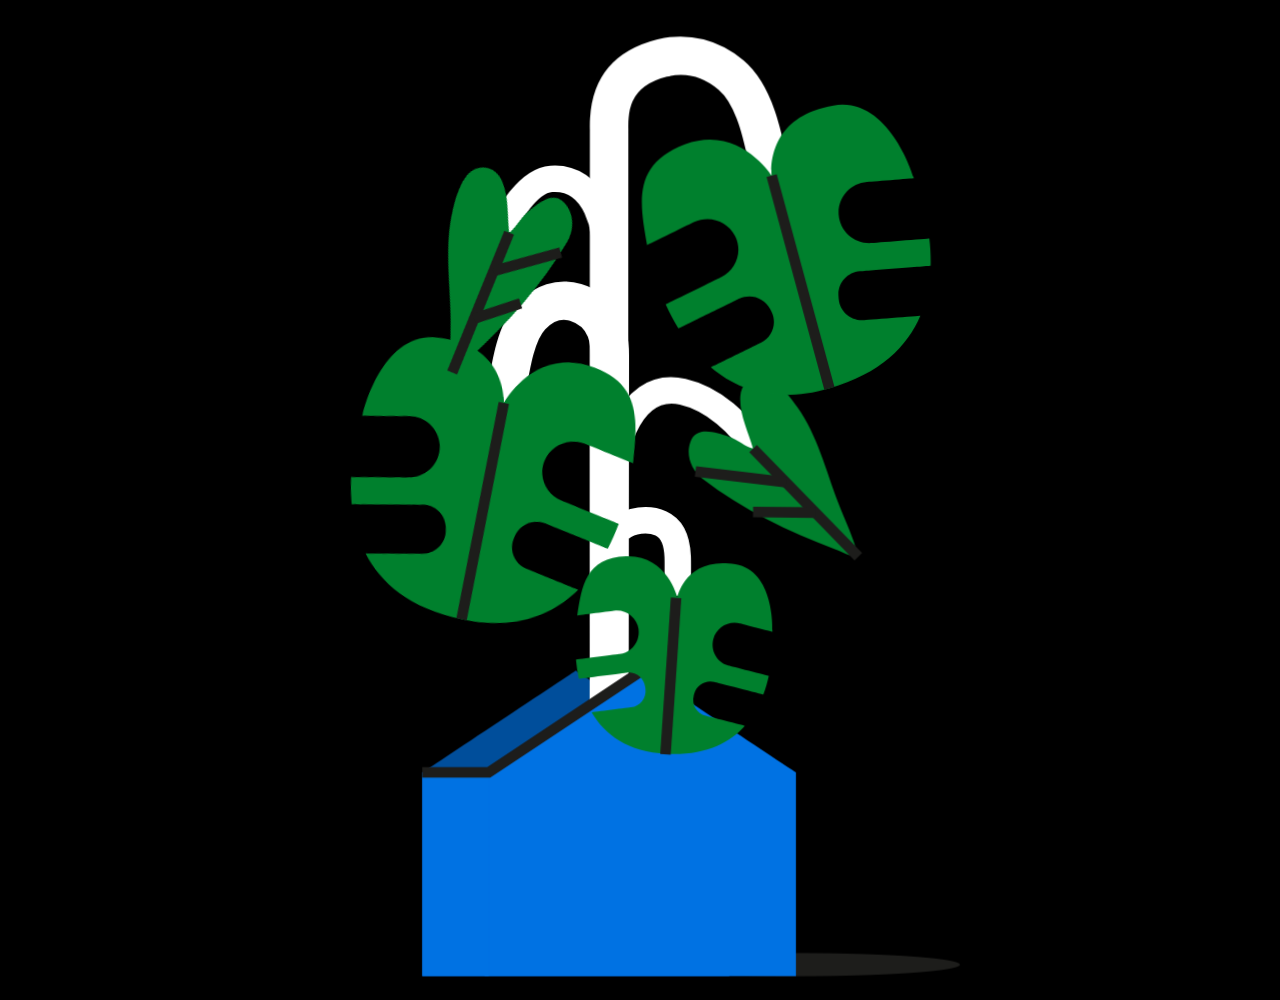
<file: demo2.html>
<!DOCTYPE html>
<html lang="en">
<head>
  <meta charset="UTF-8">
  <meta name="viewport" content="width=device-width, initial-scale=1.0">
  <title>Plant SVG - Unified Botanical Kinematics</title>
  <style>
    * {
      box-sizing: border-box;
      margin: 0;
      padding: 0;
    }

    body {
      background: #000;
      min-height: 100vh;
      display: flex;
      align-items: center;
      justify-content: center;
      overflow: hidden;
    }

    .plant-wrap {
      width: 100%;
      height: 100%;
      max-width: 650px;
      max-height: 1000px;
      display: flex;
      align-items: center;
      justify-content: center;
    }

    /* Primary SVG */
    svg.moving-z,
    .moving-z {
      width: 100%;
      height: 100%;
      max-width: 650px;
      max-height: 1000px;
      background: transparent;
      overflow: visible;
      transform-style: preserve-3d;
    }

    /* Botanical Kinematics Base */
    .moving-z .sway-node {
      transform-box: view-box;
      transform-origin: var(--ox) var(--oy);
      transform-style: preserve-3d;
      animation-iteration-count: infinite;
      animation-timing-function: cubic-bezier(0.44, 0.05, 0.52, 0.95);
      will-change: transform;
    }

    /* 1. CENTRAL MAIN STEM / TRUNK (Parent of ALL branches and leaves)
       Rooted at pot base: (294.1px, 732.9px). Fresh Wind timing: 4.9s */
    .moving-z .sway-stem {
      --ox: 294.1px;
      --oy: 732.9px;
      animation-name: swayMainStem;
      animation-duration: 4.9s;
      animation-delay: -1.0s;
    }
    @keyframes swayMainStem {
      0%   { transform: rotate(-1.6deg); }
      32%  { transform: rotate(1.2deg); }
      60%  { transform: rotate(2.4deg); }
      82%  { transform: rotate(-0.3deg); }
      100% { transform: rotate(-1.6deg); }
    }

    /* 2. BRANCH 1 (Upper Left Branch, anchored on Main Stem at 290.5px, 262.2px) */
    .moving-z .sway-branch-1 {
      --ox: 290.5px;
      --oy: 262.2px;
      animation-name: swayBranch1;
      animation-duration: 3.5s;
      animation-delay: -1.4s;
    }
    @keyframes swayBranch1 {
      0%   { transform: rotate(-2.4deg); }
      36%  { transform: rotate(1.6deg); }
      70%  { transform: rotate(2.2deg); }
      100% { transform: rotate(-2.4deg); }
    }

    /* 3. LEAF 1 (Attached to Branch 1 tip at 194.2px, 232.7px) */
    .moving-z .sway-leaf-1 {
      --ox: 194.2px;
      --oy: 232.7px;
      animation-name: swayLeaf1;
      animation-duration: 2.3s;
      animation-delay: -0.6s;
    }
    @keyframes swayLeaf1 {
      0%   { transform: rotateZ(-4.6deg) rotateY(-15deg) rotateX(5deg) scale(1); }
      34%  { transform: rotateZ(3.8deg) rotateY(12deg) rotateX(-6deg) scale(1.018); }
      68%  { transform: rotateZ(4.8deg) rotateY(-9deg) rotateX(4deg) scale(0.99); }
      100% { transform: rotateZ(-4.6deg) rotateY(-15deg) rotateX(5deg) scale(1); }
    }

    /* 4. BRANCH 3 (Middle Left Branch, anchored at base with Main Stem: 293.8px, 732.0px) */
    .moving-z .sway-branch-3 {
      --ox: 293.8px;
      --oy: 732.0px;
      animation-name: swayBranch3;
      animation-duration: 4.9s;
      animation-delay: -1.0s;
    }
    @keyframes swayBranch3 {
      0%   { transform: rotate(-0.8deg); }
      32%  { transform: rotate(0.6deg); }
      60%  { transform: rotate(1.0deg); }
      82%  { transform: rotate(-0.2deg); }
      100% { transform: rotate(-0.8deg); }
    }

    /* 5. LEAF 3 (Attached to Branch 3 at 188.8px, 403.0px - IN FRONT of Main Stem!) */
    .moving-z .sway-leaf-3 {
      --ox: 188.8px;
      --oy: 403.0px;
      animation-name: swayLeaf3;
      animation-duration: 2.7s;
      animation-delay: -1.8s;
    }
    @keyframes swayLeaf3 {
      0%   { transform: rotateZ(-3.6deg) rotateY(10deg) rotateX(-6deg) scale(1); }
      36%  { transform: rotateZ(4.2deg) rotateY(-12deg) rotateX(5deg) scale(1.012); }
      72%  { transform: rotateZ(2.8deg) rotateY(7deg) rotateX(-3deg) scale(0.995); }
      100% { transform: rotateZ(-3.6deg) rotateY(10deg) rotateX(-6deg) scale(1); }
    }

    /* 6. BRANCH 2 (Middle Right Branch, anchored on Main Stem at 295.1px, 502.9px) */
    .moving-z .sway-branch-2 {
      --ox: 295.1px;
      --oy: 502.9px;
      animation-name: swayBranch2;
      animation-duration: 3.7s;
      animation-delay: -0.5s;
    }
    @keyframes swayBranch2 {
      0%   { transform: rotate(-2.2deg); }
      34%  { transform: rotate(1.4deg); }
      66%  { transform: rotate(2.0deg); }
      88%  { transform: rotate(-1.0deg); }
      100% { transform: rotate(-2.2deg); }
    }

    /* 7. LEAF 2 (Attached to Branch 2 tip at 438.1px, 448.6px) */
    .moving-z .sway-leaf-2 {
      --ox: 438.1px;
      --oy: 448.6px;
      animation-name: swayLeaf2;
      animation-duration: 2.5s;
      animation-delay: -1.5s;
    }
    @keyframes swayLeaf2 {
      0%   { transform: rotateZ(-4.2deg) rotateY(-8deg) rotateX(4deg) scale(1); }
      30%  { transform: rotateZ(2.8deg) rotateY(14deg) rotateX(-5deg) scale(1.015); }
      64%  { transform: rotateZ(4.6deg) rotateY(-10deg) rotateX(3deg) scale(0.992); }
      85%  { transform: rotateZ(-1.8deg) rotateY(6deg) rotateX(-2deg) scale(1.008); }
      100% { transform: rotateZ(-4.2deg) rotateY(-8deg) rotateX(4deg) scale(1); }
    }

    /* 8. BRANCH 4 (Lower Right Branch, anchored on Main Stem at 304.9px, 528.9px) */
    .moving-z .sway-branch-4 {
      --ox: 304.9px;
      --oy: 528.9px;
      animation-name: swayBranch4;
      animation-duration: 3.3s;
      animation-delay: -2.5s;
    }
    @keyframes swayBranch4 {
      0%   { transform: rotate(-1.8deg); }
      38%  { transform: rotate(1.2deg); }
      72%  { transform: rotate(2.2deg); }
      100% { transform: rotate(-1.8deg); }
    }

    /* 9. LEAF 4 (Attached to Branch 4 at 361.1px, 597.8px - in front of pot rim!) */
    .moving-z .sway-leaf-4 {
      --ox: 361.1px;
      --oy: 597.8px;
      animation-name: swayLeaf4;
      animation-duration: 2.9s;
      animation-delay: -0.9s;
    }
    @keyframes swayLeaf4 {
      0%   { transform: rotateZ(4.2deg) rotateY(12deg) rotateX(6deg) scale(1); }
      32%  { transform: rotateZ(-3.2deg) rotateY(-10deg) rotateX(-5deg) scale(0.994); }
      66%  { transform: rotateZ(-4.8deg) rotateY(8deg) rotateX(4deg) scale(1.01); }
      100% { transform: rotateZ(4.2deg) rotateY(12deg) rotateX(6deg) scale(1); }
    }

    /* 10. LEAF 5 (Attached at Top Crown of Main Stem at 456.6px, 175.7px) */
    .moving-z .sway-leaf-5 {
      --ox: 456.6px;
      --oy: 175.7px;
      animation-name: swayLeaf5;
      animation-duration: 2.2s;
      animation-delay: -1.1s;
    }
    @keyframes swayLeaf5 {
      0%   { transform: rotateZ(-5.2deg) rotateY(-14deg) rotateX(6deg) scale(1); }
      32%  { transform: rotateZ(4.1deg) rotateY(16deg) rotateX(-6deg) scale(1.02); }
      68%  { transform: rotateZ(2.6deg) rotateY(-8deg) rotateX(3deg) scale(0.988); }
      100% { transform: rotateZ(-5.2deg) rotateY(-14deg) rotateX(6deg) scale(1); }
    }
  </style>
</head>
<body>
<div class="plant-wrap">
  <svg class="moving-z" id="plantSvg" xmlns="http://www.w3.org/2000/svg" xmlns:xlink="http://www.w3.org/1999/xlink"
      viewBox="0 0 650 1000" preserveAspectRatio="xMidYMid meet">
      <defs>
          <clipPath id="__lottie_element_2">
              <rect width="650" height="1000" x="0" y="0"></rect>
          </clipPath>
      </defs>
      <g clip-path="url(#__lottie_element_2)">

          <!-- 1. POT BASE & BODY (Static Grounded) -->
          <g transform="matrix(0,4,-4,0,480.64898681640625,964.64599609375)" opacity="1">
                                            <g opacity="1" transform="matrix(1,0,0,1,0,0)">
                                                <path fill="rgb(29,29,27)" fill-opacity="1"
                                                    d=" M0,-41.06650161743164 C1.5963706970214844,-41.06650161743164 2.8924999237060547,-22.664602279663086 2.8924999237060547,0 C2.8924999237060547,22.664602279663086 1.5963706970214844,41.06650161743164 0,41.06650161743164 C-1.5963706970214844,41.06650161743164 -2.8924999237060547,22.664602279663086 -2.8924999237060547,0 C-2.8924999237060547,-22.664602279663086 -1.5963706970214844,-41.06650161743164 0,-41.06650161743164z">
                                                </path>
                                            </g>
                                        </g>
          <g transform="matrix(4,0,0,4,260.7959899902344,823.3740234375)" opacity="1">
                                            <g opacity="1" transform="matrix(1,0,0,1,0,0)">
                                                <path fill="rgb(0,78,155)" fill-opacity="1"
                                                    d=" M38.375999450683594,38.20199966430664 C38.375999450683594,38.20199966430664 38.375999450683594,-12.734000205993652 38.375999450683594,-12.734000205993652 C38.375999450683594,-12.734000205993652 -0.004000000189989805,-38.20199966430664 -0.004000000189989805,-38.20199966430664 C-0.004000000189989805,-38.20199966430664 -38.375999450683594,-12.734000205993652 -38.375999450683594,-12.734000205993652 C-38.375999450683594,-12.734000205993652 -38.375999450683594,38.20199966430664 -38.375999450683594,38.20199966430664 C-38.375999450683594,38.20199966430664 38.375999450683594,38.20199966430664 38.375999450683594,38.20199966430664z">
                                                </path>
                                            </g>
                                        </g>

          <!-- ============================================================
               2. MAIN DALI (CENTRAL MAIN STEM) - PARENT OF ALL BRANCHES & LEAVES!
               Entire plant is inside this group, so everything moves together on top of it!
               ============================================================ -->
          <g class="sway-node sway-stem">
              <!-- Central Main Stem (Full 100% intact original path - NOT REMOVED!) -->
              <g transform="matrix(4,0,0,4,376.22900390625,394.3219909667969)"
                                                opacity="1">
                                                <g opacity="1" transform="matrix(1,0,0,1,0,0)">
                                                    <path stroke-linecap="butt" stroke-linejoin="miter" fill-opacity="0"
                                                        stroke-miterlimit="10" stroke="rgb(255,255,255)"
                                                        stroke-opacity="1" stroke-width="9.62"
                                                        d=" M-20.527000427246094,84.64600372314453 C-20.527000427246094,84.64600372314453 -20.63047981262207,-63.4109992980957 -20.531768798828125,-65.66600036621094 C-20.43305778503418,-67.9209976196289 -22.136999130249023,-80.31700134277344 -7.258192539215088,-84.07499694824219 C-1.03268301486969,-85.64600372314453 5.13200569152832,-83.89299774169922 9.972630500793457,-79.8010025024414 C16.943944931030273,-73.90300750732422 18.527223587036133,-60.625999450683594 20.44453239440918,-52.207000732421875">
                                                    </path>
                                                </g>
                                            </g>

              <!-- Branch 2 (Middle Right) -->
              <g class="sway-node sway-branch-2">
                  <g transform="matrix(4,0,0,4,367.9110107421875,446.5950012207031)"
                                                opacity="1">
                                                <g opacity="1" transform="matrix(1,0,0,1,0,0)">
                                                    <path stroke-linecap="butt" stroke-linejoin="miter" fill-opacity="0"
                                                        stroke-miterlimit="10" stroke="rgb(255,255,255)"
                                                        stroke-opacity="1" stroke-width="6.61"
                                                        d=" M18.229999542236328,0.9490000009536743 C14.711999893188477,-5.754000186920166 7.3379998207092285,-12.055000305175781 -0.0430000014603138,-13.725000381469727 C-14.47700023651123,-16.98900032043457 -18.554000854492188,3.9549999237060547 -18.209999084472656,14.065999984741211">
                                                    </path>
                                                </g>
                                            </g>
                  <!-- Leaf 2 -->
                  <g class="sway-node sway-leaf-2">
                      <g transform="matrix(4,0.000001974174210772617,-0.000001974174210772617,4,458.5249938964844,466.7370300292969)"
                                                opacity="1">
                                                <g opacity="1" transform="matrix(1,0,0,1,-0.004000000189989805,0)">
                                                    <path fill="rgb(0,128,45)" fill-opacity="1"
                                                        d=" M-17.7549991607666,3.01200008392334 C-20.525999069213867,0.8790000081062317 -21.999000549316406,-2.88700008392334 -20.746999740600586,-6.234000205993652 C-19.204999923706055,-10.36400032043457 -14.343000411987305,-8.480999946594238 -11.105999946594238,-7.501999855041504 C-9.067999839782715,-6.880000114440918 -6.922999858856201,-4.868000030517578 -5.122000217437744,-4.533999919891357 C-6.328000068664551,-8.807999610900879 -8.633000373840332,-13.180000305175781 -8.281999588012695,-17.735000610351562 C-8.038000106811523,-20.899999618530273 -5.251999855041504,-23.224000930786133 -1.9839999675750732,-22.290000915527344 C1.1829999685287476,-21.386999130249023 4.168000221252441,-17.39299964904785 5.9770002365112305,-14.857999801635742 C10.916000366210938,-7.920000076293945 13.105999946594238,0.9240000247955322 16.106000900268555,8.833999633789062 C17.808000564575195,13.336000442504883 20.08300018310547,17.844999313354492 21.197999954223633,22.49799919128418 C19.22800064086914,22.482999801635742 17.343000411987305,21.3439998626709 15.526000022888184,20.66900062561035 C3.7100000381469727,16.288999557495117 -7.739999771118164,10.723999977111816 -17.7549991607666,3.01200008392334z">
                                                    </path>
                                                </g>
                                                <g opacity="1"
                                                    transform="matrix(1,0,0,1,8.041999816894531,8.986000061035156)">
                                                    <path stroke-linecap="butt" stroke-linejoin="miter" fill-opacity="0"
                                                        stroke-miterlimit="10" stroke="rgb(29,29,27)" stroke-opacity="1"
                                                        stroke-width="2.64"
                                                        d=" M13.15999984741211,13.51200008392334 C13.15999984741211,13.51200008392334 -13.15999984741211,-13.51200008392334 -13.15999984741211,-13.51200008392334">
                                                    </path>
                                                </g>
                                                <g opacity="1"
                                                    transform="matrix(1,0,0,1,-8.217000007629395,2.552999973297119)">
                                                    <path stroke-linecap="butt" stroke-linejoin="miter" fill-opacity="0"
                                                        stroke-miterlimit="10" stroke="rgb(29,29,27)" stroke-opacity="1"
                                                        stroke-width="2.64"
                                                        d=" M11.29699993133545,1.3389999866485596 C11.29699993133545,1.3389999866485596 -11.29699993133545,-1.3389999866485596 -11.29699993133545,-1.3389999866485596">
                                                    </path>
                                                </g>
                                                <g opacity="1"
                                                    transform="matrix(1,0,0,1,2.6679999828338623,11.380999565124512)">
                                                    <path stroke-linecap="butt" stroke-linejoin="miter" fill-opacity="0"
                                                        stroke-miterlimit="10" stroke="rgb(29,29,27)" stroke-opacity="1"
                                                        stroke-width="2.64"
                                                        d=" M-7.785999774932861,-0.08699999749660492 C-7.785999774932861,-0.08699999749660492 7.785999774932861,0.08699999749660492 7.785999774932861,0.08699999749660492">
                                                    </path>
                                                </g>
                                            </g>
                  </g>
              </g>

              <!-- Branch 4 (Lower Right) -->
              <g class="sway-node sway-branch-4">
                  <g transform="matrix(4,0,0,4,333.84100341796875,557.9849853515625)"
                                                opacity="1">
                                                <g opacity="1" transform="matrix(1,0,0,1,0,0)">
                                                    <path stroke-linecap="butt" stroke-linejoin="miter" fill-opacity="0"
                                                        stroke-miterlimit="10" stroke="rgb(255,255,255)"
                                                        stroke-opacity="1" stroke-width="6.61"
                                                        d=" M7.151675224304199,9.449939727783203 C7.166675090789795,7.5069403648376465 7.304675102233887,1.9569401741027832 7.20567512512207,-0.3880598247051239 C7.060675144195557,-3.645059823989868 6.352837562561035,-7.137211322784424 3.039837598800659,-8.647211074829102 C-0.10516241192817688,-10.0822114944458 -4.627999782562256,-9.572999954223633 -7.230999946594238,-7.281000137329102">
                                                    </path>
                                                </g>
                                            </g>
              </g>

              <!-- Branch 3 (Middle Left Stalk - full 100% intact original path!) -->
              <g class="sway-node sway-branch-3">
                  <g transform="matrix(4,0,0,4,229.0489959716797,587.0289916992188)"
                                                opacity="1">
                                                <g opacity="1" transform="matrix(1,0,0,1,0,0)">
                                                    <path stroke-linecap="butt" stroke-linejoin="miter" fill-opacity="0"
                                                        stroke-miterlimit="10" stroke="rgb(255,255,255)"
                                                        stroke-opacity="1" stroke-width="9.62"
                                                        d=" M16.200000762939453,71.58499908447266 C16.200000762939453,71.58499908447266 16.50152015686035,-54.821998596191406 16.439453125,-56.60599899291992 C16.377384185791016,-58.38999938964844 17.474870681762695,-68.16799926757812 7.91028356552124,-71.13600158691406 C3.907489061355591,-72.37735748291016 -0.054366473108530045,-70.99099731445312 -3.166267156600952,-67.76499938964844 C-7.650831699371338,-63.1146125793457 -8.664250373840332,-52.643001556396484 -9.897647857666016,-45.99300003051758">
                                                    </path>
                                                </g>
                                            </g>
                  <!-- Leaf 3 (Rendered ON TOP of Main Stem!) -->
                  <g class="sway-node sway-leaf-3">
                      <g transform="matrix(3.989018678665161,-0.29619160294532776,0.29619160294532776,3.989018678665161,179.62400817871094,477.9517517089844)"
                                                opacity="1">
                                                <g opacity="1" transform="matrix(1,0,0,1,0,0)">
                                                    <path fill="rgb(0,128,45)" fill-opacity="1"
                                                        d=" M12.765000343322754,-3.3910000324249268 C12.765000343322754,-3.3910000324249268 12.77299976348877,-3.3910000324249268 12.77299976348877,-3.3910000324249268 C14.673999786376953,-7.185999870300293 19.298999786376953,-8.734999656677246 23.115999221801758,-6.8520002365112305 C23.115999221801758,-6.8520002365112305 34.7869987487793,-1.0829999446868896 34.7869987487793,-1.0829999446868896 C36.566001892089844,-11.270000457763672 38.733001708984375,-21.21500015258789 25.375,-26.308000564575195 C11.96399974822998,-31.423999786376953 3.690000057220459,-18.527000427246094 3.690000057220459,-18.527000427246094 C3.690000057220459,-18.527000427246094 5.658999919891357,-33.16299819946289 -11.737000465393066,-36.09299850463867 C-25.599000930786133,-38.430999755859375 -31.636999130249023,-18.527000427246094 -31.636999130249023,-18.527000427246094 C-31.636999130249023,-18.527000427246094 -31.72800064086914,-18.329999923706055 -31.881000518798828,-17.965999603271484 C-31.881000518798828,-17.965999603271484 -20.163999557495117,-17.02400016784668 -20.163999557495117,-17.02400016784668 C-15.911999702453613,-16.690000534057617 -12.751999855041504,-12.986000061035156 -13.095999717712402,-8.765000343322754 C-13.416999816894531,-4.75 -16.79800033569336,-1.7059999704360962 -20.774999618530273,-1.7059999704360962 C-20.774999618530273,-1.7059999704360962 -20.981000900268555,-1.7059999704360962 -20.981000900268555,-1.7059999704360962 C-21.187000274658203,-1.7209999561309814 -21.400999069213867,-1.7359999418258667 -21.400999069213867,-1.7359999418258667 C-21.400999069213867,-1.7359999418258667 -35.766998291015625,-2.881999969482422 -35.766998291015625,-2.881999969482422 C-36.027000427246094,-0.718999981880188 -36.16400146484375,1.5740000009536743 -36.10300064086914,3.9189999103546143 C-36.10300064086914,3.9189999103546143 -18.43199920654297,5.330999851226807 -18.43199920654297,5.330999851226807 C-15.22599983215332,5.590000152587891 -12.836000442504883,8.383000373840332 -13.095999717712402,11.571000099182129 C-13.095999717712402,11.571000099182129 -13.14900016784668,12.246999740600586 -13.14900016784668,12.246999740600586 C-13.409000396728516,15.4350004196167 -16.218000411987305,17.81100082397461 -19.423999786376953,17.55299949645996 C-19.423999786376953,17.55299949645996 -33.56800079345703,16.422000885009766 -33.56800079345703,16.422000885009766 C-30.3700008392334,24.01300048828125 -23.667999267578125,30.882999420166016 -10.859000205993652,34.61000061035156 C2.263000011444092,38.43600082397461 11.857000350952148,35.27799987792969 18.773000717163086,29.433000564575195 C18.773000717163086,29.433000564575195 6.269999980926514,23.261999130249023 6.269999980926514,23.261999130249023 C3.3919999599456787,21.834999084472656 2.2090001106262207,18.357999801635742 3.6440000534057617,15.496000289916992 C3.6440000534057617,15.496000289916992 3.9489998817443848,14.888999938964844 3.9489998817443848,14.888999938964844 C5.383999824523926,12.027000427246094 8.880000114440918,10.857999801635742 11.758000373840332,12.277000427246094 C11.758000373840332,12.277000427246094 26.895000457763672,19.7549991607666 26.895000457763672,19.7549991607666 C28.115999221801758,17.766000747680664 29.177000045776367,15.730999946594238 30.084999084472656,13.72700023651123 C30.084999084472656,13.72700023651123 16.23900032043457,6.888000011444092 16.23900032043457,6.888000011444092 C13.529000282287598,5.552000045776367 11.956000328063965,2.8420000076293945 11.956000328063965,0.017999999225139618 C11.956000328063965,-1.128999948501587 12.21500015258789,-2.2980000972747803 12.765000343322754,-3.3910000324249268z">
                                                    </path>
                                                </g>
                                                <g opacity="1"
                                                    transform="matrix(1,0,0,1,-3.5850000381469727,8.041999816894531)">
                                                    <path stroke-linecap="butt" stroke-linejoin="miter" fill-opacity="0"
                                                        stroke-miterlimit="10" stroke="rgb(29,29,27)" stroke-opacity="1"
                                                        stroke-width="2.64"
                                                        d=" M-7.267000198364258,26.56800079345703 C-7.267000198364258,26.56800079345703 7.267000198364258,-26.56800079345703 7.267000198364258,-26.56800079345703">
                                                    </path>
                                                </g>
                                            </g>
                  </g>
              </g>

              <!-- Branch 1 (Upper Left Branch - anchored on Main Stem) -->
              <g class="sway-node sway-branch-1">
                  <g transform="matrix(4,0,0,4,231.5030059814453,214.98599243164062)"
                                                opacity="1">
                                                <g opacity="1" transform="matrix(1,0,0,1,0,0)">
                                                    <path stroke-linecap="butt" stroke-linejoin="miter" fill-opacity="0"
                                                        stroke-miterlimit="10" stroke="rgb(255,255,255)"
                                                        stroke-opacity="1" stroke-width="6.61"
                                                        d=" M14.753999710083008,11.809000015258789 C15.142999649047852,6.934999942779541 14.518627166748047,2.6203672885894775 12.518627166748047,-1.751632571220398 C10.41962718963623,-6.33663272857666 6.4611430168151855,-9.448576927185059 1.14814293384552,-9.038576126098633 C-4.568857192993164,-8.590576171875 -10.136977195739746,0.48738759756088257 -10.840963363647461,3.9580767154693604">
                                                    </path>
                                                </g>
                                            </g>
                  <!-- Leaf 1 -->
                  <g class="sway-node sway-leaf-1">
                      <g transform="matrix(3.692603826522827,-1.5377508401870728,1.5377508401870728,3.692603826522827,181.51011657714844,257.0752258300781)"
                                                opacity="1">
                                                <g opacity="1" transform="matrix(1,0,0,1,0,0)">
                                                    <path fill="rgb(0,128,45)" fill-opacity="1"
                                                        d=" M17.81999969482422,3.257999897003174 C17.81999969482422,3.257999897003174 17.812000274658203,3.2660000324249268 17.812000274658203,3.2660000324249268 C20.606000900268555,1.156000018119812 22.117000579833984,-2.5869998931884766 20.895999908447266,-5.949999809265137 C19.392000198364258,-10.095000267028809 14.515000343322754,-8.258000373840332 11.270999908447266,-7.309000015258789 C9.225000381469727,-6.709000110626221 7.057000160217285,-4.71999979019165 5.25600004196167,-4.401000022888184 C6.5,-8.65999984741211 8.85099983215332,-13.017000198364258 8.545999526977539,-17.57200050354004 C8.331999778747559,-20.73699951171875 5.468999862670898,-23.059999465942383 2.2939999103546143,-22.187000274658203 C-0.8809999823570251,-21.31399917602539 -3.9040000438690186,-17.35099983215332 -5.736000061035156,-14.831000328063965 C-10.743000030517578,-7.938000202178955 -13.017999649047852,0.875 -16.0939998626709,8.76200008392334 C-17.841999053955078,13.241000175476074 -20.163000106811523,17.726999282836914 -21.322999954223633,22.37299919128418 C-19.354000091552734,22.37299919128418 -17.459999084472656,21.249000549316406 -15.63599967956543,20.59600067138672 C-3.7660000324249268,16.329999923706055 7.729000091552734,10.871999740600586 17.81999969482422,3.257999897003174z">
                                                    </path>
                                                </g>
                                                <g opacity="1"
                                                    transform="matrix(1,0,0,1,-8.029999732971191,8.986000061035156)">
                                                    <path stroke-linecap="butt" stroke-linejoin="miter" fill-opacity="0"
                                                        stroke-miterlimit="10" stroke="rgb(29,29,27)" stroke-opacity="1"
                                                        stroke-width="2.64"
                                                        d=" M-13.293000221252441,13.38700008392334 C-13.293000221252441,13.38700008392334 13.293000221252441,-13.38700008392334 13.293000221252441,-13.38700008392334">
                                                    </path>
                                                </g>
                                                <g opacity="1"
                                                    transform="matrix(1,0,0,1,6.598999977111816,4.047999858856201)">
                                                    <path stroke-linecap="butt" stroke-linejoin="miter" fill-opacity="0"
                                                        stroke-miterlimit="10" stroke="rgb(29,29,27)" stroke-opacity="1"
                                                        stroke-width="2.64"
                                                        d=" M-8.64799976348877,-1.0859999656677246 C-8.64799976348877,-1.0859999656677246 8.64799976348877,1.0859999656677246 8.64799976348877,1.0859999656677246">
                                                    </path>
                                                </g>
                                                <g opacity="1"
                                                    transform="matrix(1,0,0,1,-5.002999782562256,12.553000450134277)">
                                                    <path stroke-linecap="butt" stroke-linejoin="miter" fill-opacity="0"
                                                        stroke-miterlimit="10" stroke="rgb(29,29,27)" stroke-opacity="1"
                                                        stroke-width="2.64"
                                                        d=" M-6.113999843597412,-0.46700000762939453 C-6.113999843597412,-0.46700000762939453 6.113999843597412,0.46700000762939453 6.113999843597412,0.46700000762939453">
                                                    </path>
                                                </g>
                                            </g>
                  </g>
              </g>

              <!-- Leaf 5 (Crown Leaf on top of Main Stem) -->
              <g class="sway-node sway-leaf-5">
                  <g transform="matrix(3.999992609024048,0.007638593669980764,-0.007638593669980764,3.999992609024048,471.263916015625,249.76214599609375)"
                                                opacity="1">
                                                <g opacity="1" transform="matrix(1,0,0,1,0,0)">
                                                    <path fill="rgb(0,128,45)" fill-opacity="1"
                                                        d=" M-12.77299976348877,-3.3910000324249268 C-14.673999786376953,-7.186999797821045 -19.298999786376953,-8.734999656677246 -23.115999221801758,-6.8520002365112305 C-23.115999221801758,-6.8520002365112305 -34.7869987487793,-1.0829999446868896 -34.7869987487793,-1.0829999446868896 C-36.566001892089844,-11.270000457763672 -38.733001708984375,-21.214000701904297 -25.375,-26.308000564575195 C-11.963000297546387,-31.424999237060547 -3.690000057220459,-18.527000427246094 -3.690000057220459,-18.527000427246094 C-3.690000057220459,-18.527000427246094 -5.658999919891357,-33.16299819946289 11.737000465393066,-36.09299850463867 C25.599000930786133,-38.430999755859375 31.636999130249023,-18.527000427246094 31.636999130249023,-18.527000427246094 C31.636999130249023,-18.527000427246094 31.72800064086914,-18.329999923706055 31.881000518798828,-17.965999603271484 C31.881000518798828,-17.965999603271484 20.163999557495117,-17.02400016784668 20.163999557495117,-17.02400016784668 C15.911999702453613,-16.690000534057617 12.751999855041504,-12.986000061035156 13.095999717712402,-8.765000343322754 C13.416000366210938,-4.749000072479248 16.79800033569336,-1.7059999704360962 20.774999618530273,-1.7059999704360962 C20.981000900268555,-1.7059999704360962 21.187000274658203,-1.7209999561309814 21.400999069213867,-1.7359999418258667 C21.400999069213867,-1.7359999418258667 35.76599884033203,-2.881999969482422 35.76599884033203,-2.881999969482422 C36.0260009765625,-0.718999981880188 36.16299819946289,1.5729999542236328 36.10200119018555,3.9189999103546143 C36.10200119018555,3.9189999103546143 18.423999786376953,5.330999851226807 18.423999786376953,5.330999851226807 C15.218000411987305,5.589000225067139 12.829000473022461,8.383000373840332 13.088000297546387,11.571000099182129 C13.088000297546387,11.571000099182129 13.142000198364258,12.246999740600586 13.142000198364258,12.246999740600586 C13.401000022888184,15.4350004196167 16.209999084472656,17.81100082397461 19.416000366210938,17.55299949645996 C19.416000366210938,17.55299949645996 33.560001373291016,16.422000885009766 33.560001373291016,16.422000885009766 C30.36199951171875,24.01300048828125 23.65999984741211,30.882999420166016 10.85200023651123,34.61000061035156 C-2.2699999809265137,38.43600082397461 -11.86400032043457,35.27799987792969 -18.780000686645508,29.433000564575195 C-18.780000686645508,29.433000564575195 -6.2769999504089355,23.261999130249023 -6.2769999504089355,23.261999130249023 C-3.4000000953674316,21.834999084472656 -2.2170000076293945,18.357999801635742 -3.6519999504089355,15.496000289916992 C-3.6519999504089355,15.496000289916992 -3.9570000171661377,14.888999938964844 -3.9570000171661377,14.888999938964844 C-5.392000198364258,12.027000427246094 -8.887999534606934,10.857000350952148 -11.765999794006348,12.277000427246094 C-11.765999794006348,12.277000427246094 -26.902000427246094,19.7549991607666 -26.902000427246094,19.7549991607666 C-28.12299919128418,17.766000747680664 -29.184999465942383,15.730999946594238 -30.093000411987305,13.72700023651123 C-30.093000411987305,13.72700023651123 -16.246000289916992,6.888000011444092 -16.246000289916992,6.888000011444092 C-13.536999702453613,5.552000045776367 -11.96399974822998,2.8420000076293945 -11.96399974822998,0.017999999225139618 C-11.96399974822998,-1.128000020980835 -12.223999977111816,-2.2980000972747803 -12.77299976348877,-3.3910000324249268z">
                                                    </path>
                                                </g>
                                                <g opacity="1"
                                                    transform="matrix(1,0,0,1,3.5769999027252197,8.048999786376953)">
                                                    <path stroke-linecap="butt" stroke-linejoin="miter" fill-opacity="0"
                                                        stroke-miterlimit="10" stroke="rgb(29,29,27)" stroke-opacity="1"
                                                        stroke-width="2.64"
                                                        d=" M7.267000198364258,26.569000244140625 C7.267000198364258,26.569000244140625 -7.267000198364258,-26.569000244140625 -7.267000198364258,-26.569000244140625">
                                                    </path>
                                                </g>
                                            </g>
              </g>
          </g>

          <!-- 3. POT RIM (Drawn over the base of the stems at the pot) -->
          <g transform="matrix(4,0,0,4,294.1239929199219,823.3740234375)" opacity="1">
                                            <g opacity="1" transform="matrix(1,0,0,1,8.331999778747559,0)">
                                                <path fill="rgb(0,114,227)" fill-opacity="1"
                                                    d=" M38.375999450683594,38.20199966430664 C38.375999450683594,38.20199966430664 38.375999450683594,-12.734000205993652 38.375999450683594,-12.734000205993652 C38.375999450683594,-12.734000205993652 0.004000000189989805,-38.20199966430664 0.004000000189989805,-38.20199966430664 C0.004000000189989805,-38.20199966430664 -39.41699981689453,-12.734000205993652 -39.41699981689453,-12.734000205993652 C-39.41699981689453,-12.734000205993652 -39.41699981689453,38.20199966430664 -39.41699981689453,38.20199966430664 C-39.41699981689453,38.20199966430664 38.375999450683594,38.20199966430664 38.375999450683594,38.20199966430664z">
                                                </path>
                                            </g>
                                            <g opacity="1"
                                                transform="matrix(1,0,0,1,-38.41400146484375,12.734000205993652)">
                                                <path fill="rgb(0,114,227)" fill-opacity="1"
                                                    d=" M8.293499946594238,-25.468000411987305 C8.293499946594238,-25.468000411987305 8.293499946594238,25.468000411987305 8.293499946594238,25.468000411987305 C8.293499946594238,25.468000411987305 -8.293499946594238,25.468000411987305 -8.293499946594238,25.468000411987305 C-8.293499946594238,25.468000411987305 -8.293499946594238,-25.468000411987305 -8.293499946594238,-25.468000411987305 C-8.293499946594238,-25.468000411987305 8.293499946594238,-25.468000411987305 8.293499946594238,-25.468000411987305z">
                                                </path>
                                            </g>
                                            <g opacity="1"
                                                transform="matrix(1,0,0,1,-19.224000930786133,-25.468000411987305)">
                                                <path stroke-linecap="butt" stroke-linejoin="miter" fill-opacity="0"
                                                    stroke-miterlimit="10" stroke="rgb(29,29,27)" stroke-opacity="1"
                                                    stroke-width="2.64"
                                                    d=" M27.482999801635742,-12.734000205993652 C27.482999801635742,-12.734000205993652 -10.895999908447266,12.734000205993652 -10.895999908447266,12.734000205993652 C-10.895999908447266,12.734000205993652 -27.482999801635742,12.734000205993652 -27.482999801635742,12.734000205993652">
                                                </path>
                                            </g>
                                            <g opacity="1" transform="matrix(1,0,0,1,0,0)">
                                                <path fill="rgb(0,114,227)" fill-opacity="1"
                                                    d=" M-15.753000259399414,0.7739999890327454"></path>
                                                <path stroke-linecap="butt" stroke-linejoin="miter" fill-opacity="0"
                                                    stroke-miterlimit="4" stroke="rgb(29,29,27)" stroke-opacity="1"
                                                    stroke-width="2.64" d=" M-15.753000259399414,0.7739999890327454">
                                                </path>
                                            </g>
                                        </g>

          <!-- 4. LEAF 4 (Draped in front of the pot rim) -->
          <g class="sway-node sway-stem" style="animation-name: none;">
              <g class="sway-node sway-leaf-4">
                  <g transform="matrix(4,-0.0007867288659326732,0.0007867288659326732,4,359.24505615234375,655.2333374023438)"
                                                opacity="1">
                                                <g opacity="1" transform="matrix(1,0,0,1,0,-0.041999999433755875)">
                                                    <path fill="rgb(0,128,45)" fill-opacity="1"
                                                        d=" M-8.911999702453613,-6.380000114440918 C-8.911999702453613,-6.380000114440918 -8.888999938964844,-6.372000217437744 -8.888999938964844,-6.372000217437744 C-9.270999908447266,-9.36299991607666 -12.026000022888184,-11.472999572753906 -15.034000396728516,-11.093999862670898 C-15.034000396728516,-11.093999862670898 -24.23900032043457,-9.916999816894531 -24.23900032043457,-9.916999816894531 C-23.055999755859375,-17.18199920654297 -22.18600082397461,-24.378000259399414 -12.003000259399414,-24.711999893188477 C-1.781999945640564,-25.04599952697754 0.7670000195503235,-14.449000358581543 0.7670000195503235,-14.449000358581543 C0.7670000195503235,-14.449000358581543 2.872999906539917,-24.75 15.26200008392334,-22.69300079345703 C25.131999969482422,-21.05299949645996 24.538000106811523,-6.265999794006348 24.538000106811523,-6.265999794006348 C24.538000106811523,-6.265999794006348 24.55299949645996,-6.113999843597412 24.56800079345703,-5.833000183105469 C24.56800079345703,-5.833000183105469 16.461999893188477,-7.913000106811523 16.461999893188477,-7.913000106811523 C13.52299976348877,-8.664999961853027 10.52299976348877,-6.910999774932861 9.767000198364258,-3.98799991607666 C9.041999816894531,-1.2100000381469727 10.598999977111816,1.621000051498413 13.279000282287598,2.5399999618530273 C13.416000366210938,2.5929999351501465 13.560999870300293,2.63100004196167 13.706000328063965,2.6689999103546143 C13.706000328063965,2.6689999103546143 23.64299964904785,5.21999979019165 23.64299964904785,5.21999979019165 C23.308000564575195,6.73799991607666 22.864999771118164,8.309000015258789 22.277000427246094,9.873000144958496 C22.277000427246094,9.873000144958496 10.048999786376953,6.730000019073486 10.048999786376953,6.730000019073486 C7.828000068664551,6.160999774932861 5.568999767303467,7.48199987411499 4.995999813079834,9.690999984741211 C4.995999813079834,9.690999984741211 4.874000072479248,10.16100025177002 4.874000072479248,10.16100025177002 C4.302000045776367,12.369999885559082 5.630000114440918,14.616999626159668 7.85099983215332,15.187000274658203 C7.85099983215332,15.187000274658203 17.636999130249023,17.698999404907227 17.636999130249023,17.698999404907227 C13.706000328063965,22.05699920654297 7.584000110626221,25.131000518798828 -1.9040000438690186,24.676000595092773 C-11.628999710083008,24.204999923706055 -17.347000122070312,19.863000869750977 -20.628999710083008,14.329000473022461 C-20.628999710083008,14.329000473022461 -10.77400016784668,13.069000244140625 -10.77400016784668,13.069000244140625 C-8.506999969482422,12.779999732971191 -6.9039998054504395,10.715999603271484 -7.193999767303467,8.45300006866455 C-7.193999767303467,8.45300006866455 -7.255000114440918,7.974999904632568 -7.255000114440918,7.974999904632568 C-7.545000076293945,5.7129998207092285 -9.621000289916992,4.11899995803833 -11.895999908447266,4.4070000648498535 C-11.895999908447266,4.4070000648498535 -23.834999084472656,5.933000087738037 -23.834999084472656,5.933000087738037 C-24.18600082397461,4.309000015258789 -24.42300033569336,2.691999912261963 -24.56800079345703,1.1360000371932983 C-24.56800079345703,1.1360000371932983 -13.652000427246094,-0.26100000739097595 -13.652000427246094,-0.26100000739097595 C-11.515000343322754,-0.5350000262260437 -9.82800006866455,-2 -9.163999557495117,-3.8970000743865967 C-8.897000312805176,-4.671999931335449 -8.79699993133545,-5.513999938964844 -8.911999702453613,-6.380000114440918z">
                                                    </path>
                                                </g>
                                                <g opacity="1"
                                                    transform="matrix(1,0,0,1,-0.8659999966621399,5.203000068664551)">
                                                    <path stroke-linecap="butt" stroke-linejoin="miter" fill-opacity="0"
                                                        stroke-miterlimit="10" stroke="rgb(29,29,27)" stroke-opacity="1"
                                                        stroke-width="2.64"
                                                        d=" M-1.3320000171661377,19.55900001525879 C-1.3320000171661377,19.55900001525879 1.3320000171661377,-19.55900001525879 1.3320000171661377,-19.55900001525879">
                                                    </path>
                                                </g>
                                            </g>
              </g>
          </g>

      </g>
  </svg>
</div>
</body>
</html>
</file>
